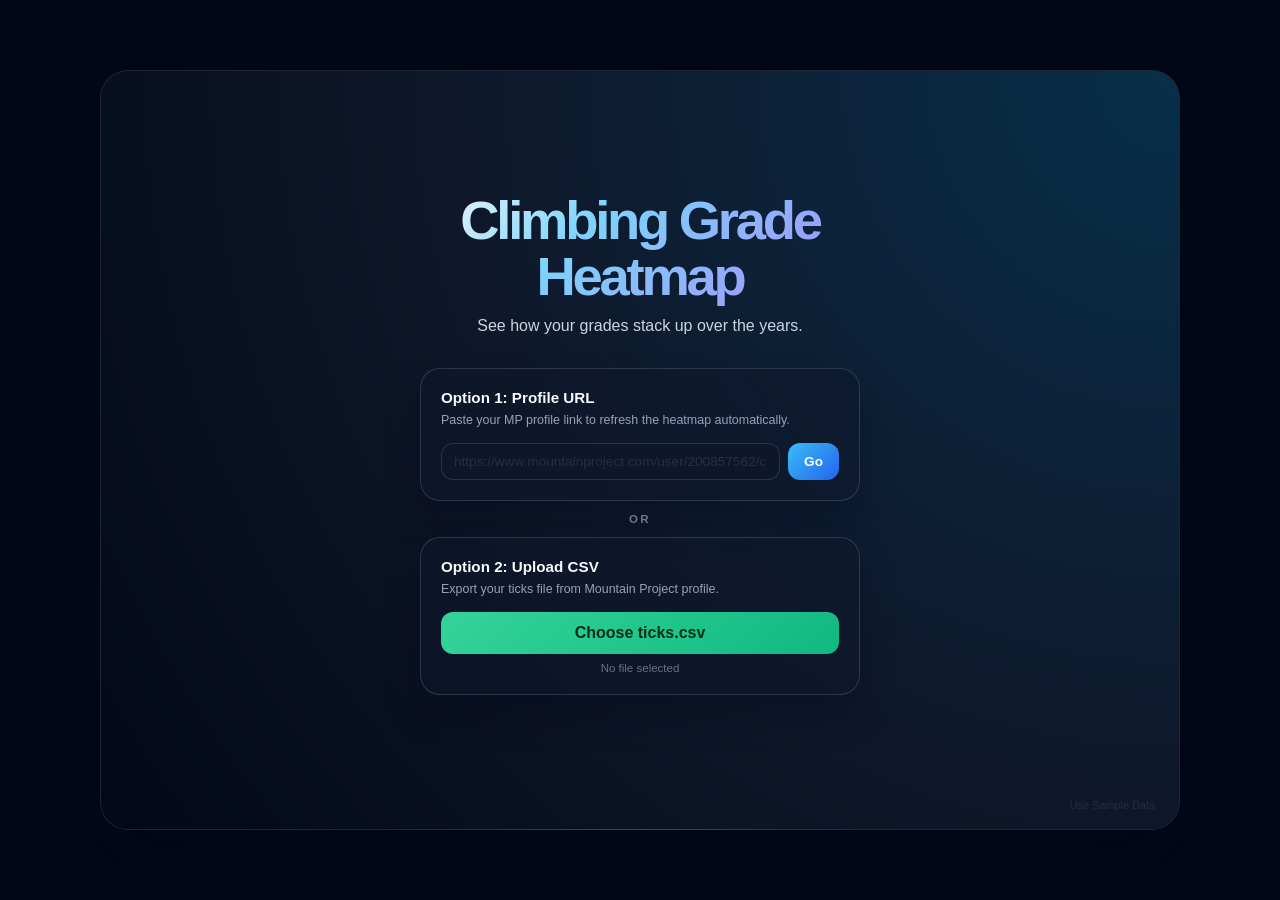
<file: heatmap.html>
<!DOCTYPE html>
<html lang="en">
<head>
    <meta charset="UTF-8">
    <meta name="viewport" content="width=device-width, initial-scale=1.0">
    <title>Climbing Grade Heatmap</title>
    <link rel="icon" type="image/svg+xml" href="favicon.svg">
    <link rel="stylesheet" href="css/heatmap.css">
</head>
<body>
    <div class="app-container">
        <div class="landing-screen active" id="landingScreen">
            <div class="landing-content">
                <h1 class="title">Climbing Grade Heatmap</h1>
                <p class="stat-label" style="margin-bottom: 30px;">See how your grades stack up over the years.</p>

                <div class="input-card">
                    <h3>Option 1: Profile URL</h3>
                    <p class="input-desc">Paste your MP profile link to refresh the heatmap automatically.</p>
                    <div class="input-group">
                        <input type="text" id="usernameInput" placeholder="https://www.mountainproject.com/user/200857562/chosslord-supreme">
                        <button class="action-btn-sm" id="fetchUserBtn">Go</button>
                    </div>
                </div>

                <div class="divider">OR</div>

                <div class="input-card">
                    <h3>Option 2: Upload CSV</h3>
                    <p class="input-desc">Export your ticks file from Mountain Project profile.</p>
                    <label class="file-btn" for="csvInput">Choose ticks.csv</label>
                    <input type="file" id="csvInput" accept=".csv" style="display: none;">
                    <span class="file-name" id="fileName">No file selected</span>
                </div>

                <button class="demo-btn" id="demoBtn">Use Sample Data</button>
            </div>
        </div>

        <main class="heatmap-screen" id="heatmapScreen" hidden>
            <header class="heatmap-header">
                <h1 id="heatmapTitle">Climbing Grade Heatmap</h1>
                <button id="resetBtn" class="ghost-btn" type="button">Use different data</button>
            </header>

            <fieldset class="tick-scope-toggle" id="tickScopeToggle">
                <legend>Tick status</legend>
                <label class="tick-scope-option">
                    <input type="radio" name="tickScope" value="all" aria-label="All ticks">
                    <span>All ticks</span>
                </label>
                <label class="tick-scope-option">
                    <input type="radio" name="tickScope" value="sends" checked aria-label="Sends only">
                    <span>Sends</span>
                </label>
            </fieldset>

            <div class="grade-family-toggle" id="gradeFamilyToggle" aria-label="Grade family toggle">
                <button class="grade-family-btn active" data-grade-family="all-roped" type="button">All Roped</button>
                <button class="grade-family-btn" data-grade-family="boulder" type="button">Boulder</button>
                <button class="grade-family-btn" data-grade-family="sport" type="button">Sport</button>
                <button class="grade-family-btn" data-grade-family="trad" type="button">Trad</button>
            </div>

            <div class="heatmap-panel">
                <div id="heatmapChart" class="heatmap-chart" aria-live="polite"></div>
            </div>

            <section class="summary-grid" id="summaryGrid"></section>
        </main>
    </div>

    <div class="cell-modal" id="cellModal" hidden>
        <div class="cell-modal-backdrop" data-modal-close="true"></div>
        <section class="cell-modal-dialog" role="dialog" aria-modal="true" aria-labelledby="cellModalTitle">
            <header class="cell-modal-header">
                <div>
                    <p class="subtitle" id="cellModalEyebrow">Heatmap cell</p>
                    <h2 id="cellModalTitle">Climbs</h2>
                </div>
                <button class="cell-modal-close" id="cellModalClose" type="button" aria-label="Close climb list">Close</button>
            </header>
            <div class="cell-modal-list" id="cellModalList"></div>
        </section>
    </div>

    <script src="js/shared.js"></script>
    <script src="js/heatmap.js"></script>
</body>
</html>
</file>
<file: css/heatmap.css>
* {
    box-sizing: border-box;
    margin: 0;
    padding: 0;
    font-family: -apple-system, BlinkMacSystemFont, "Segoe UI", Roboto, Helvetica, Arial, sans-serif;
}

html, body {
    width: 100%;
    min-height: 100%;
    background: #020817;
    color: #f8fafc;
}

body {
    min-height: 100vh;
    min-height: 100dvh;
    display: flex;
    justify-content: center;
    align-items: center;
    padding: 12px;
}

.app-container {
    position: relative;
    width: min(100%, 1080px);
    min-height: 760px;
    background: radial-gradient(circle at top, rgba(34, 211, 238, 0.26), transparent 28%), #020817;
    border: 1px solid rgba(148, 163, 184, 0.18);
    border-radius: 28px;
    overflow: hidden;
    box-shadow: 0 32px 80px rgba(2, 6, 23, 0.42), inset 0 1px 0 rgba(255,255,255,0.12);
}

.landing-screen {
    position: absolute;
    inset: 0;
    display: flex;
    justify-content: center;
    align-items: center;
    padding: 28px;
    background: radial-gradient(circle at top right, #082f49 0%, #0f172a 56%, #020817 100%);
    transition: opacity 0.35s ease, visibility 0.35s ease;
}

.landing-screen:not(.active) {
    opacity: 0;
    visibility: hidden;
    pointer-events: none;
}

.landing-content {
    width: min(100%, 440px);
    margin: 0 auto;
    text-align: center;
}

.title {
    font-size: clamp(2.2rem, 6vw, 3.4rem);
    line-height: 1.04;
    font-weight: 900;
    letter-spacing: -0.06em;
    margin-bottom: 8px;
    background: linear-gradient(135deg, #f8fafc 0%, #7dd3fc 36%, #a78bfa 100%);
    -webkit-background-clip: text;
    -webkit-text-fill-color: transparent;
}

.subtitle {
    font-size: 0.8rem;
    font-weight: 800;
    letter-spacing: 0.2em;
    text-transform: uppercase;
    color: #67e8f9;
    margin-bottom: 10px;
}

.stat-label {
    color: #cbd5e1;
    font-size: 1rem;
    line-height: 1.5;
}

.input-card {
    background: rgba(15, 23, 42, 0.5);
    border: 1px solid rgba(148, 163, 184, 0.24);
    border-radius: 20px;
    padding: 20px;
    margin-bottom: 12px;
    text-align: left;
    box-shadow: 0 20px 35px rgba(2, 6, 23, 0.28);
}

.input-card h3 {
    font-size: 0.95rem;
    font-weight: 800;
    margin-bottom: 5px;
}

.input-desc {
    color: #94a3b8;
    font-size: 0.78rem;
    line-height: 1.45;
    margin-bottom: 14px;
}

.input-group {
    display: flex;
    gap: 8px;
}

.input-group input {
    flex: 1;
    min-width: 0;
    background: rgba(15, 23, 42, 0.75);
    border: 1px solid rgba(148, 163, 184, 0.2);
    border-radius: 12px;
    padding: 10px 12px;
    color: #f8fafc;
    font-size: 0.85rem;
    outline: none;
}

.input-group input::placeholder {
    color: rgba(148, 163, 184, 0.18);
    opacity: 1;
}

.input-group input:focus {
    border-color: rgba(125, 211, 252, 0.9);
    box-shadow: 0 0 0 3px rgba(34, 211, 238, 0.18);
}

.action-btn-sm {
    appearance: none;
    border: none;
    border-radius: 12px;
    background: linear-gradient(135deg, #38bdf8 0%, #2563eb 100%);
    color: white;
    font-weight: 800;
    font-size: 0.85rem;
    padding: 0 16px;
    cursor: pointer;
}

.divider {
    font-size: 0.72rem;
    font-weight: 900;
    letter-spacing: 0.2em;
    text-transform: uppercase;
    color: rgba(148, 163, 184, 0.7);
    margin: 12px 0;
}

.file-btn {
    display: block;
    width: 100%;
    border-radius: 12px;
    text-align: center;
    background: linear-gradient(135deg, #34d399 0%, #10b981 100%);
    color: #052e16;
    font-weight: 800;
    padding: 12px;
    cursor: pointer;
    transition: transform 0.2s ease;
}

.file-btn:hover {
    transform: translateY(-1px);
}

.file-name {
    display: block;
    margin-top: 8px;
    color: #64748b;
    font-size: 0.72rem;
    text-align: center;
    white-space: nowrap;
    overflow: hidden;
    text-overflow: ellipsis;
}

.demo-btn {
    position: absolute;
    right: 24px;
    bottom: 18px;
    background: transparent;
    border: none;
    color: rgba(148, 163, 184, 0.16);
    cursor: pointer;
    font-size: 0.68rem;
    transition: color 0.2s ease;
}

.demo-btn:hover {
    color: rgba(148, 163, 184, 0.42);
}

.heatmap-screen {
    width: 100%;
    min-height: 760px;
    display: flex;
    flex-direction: column;
    padding: 24px clamp(16px, 3vw, 28px) 28px;
    background: linear-gradient(180deg, rgba(15, 23, 42, 0.8), rgba(2, 6, 23, 0.96));
}

.heatmap-screen[hidden] {
    display: none;
}

.heatmap-header {
    text-align: center;
    margin-bottom: 14px;
}

.heatmap-header h1 {
    font-size: clamp(2rem, 5vw, 3.1rem);
    line-height: 1.08;
    font-weight: 900;
    letter-spacing: -0.06em;
    background: linear-gradient(135deg, #ffffff 0%, #a5f3fc 40%, #c4b5fd 100%);
    -webkit-background-clip: text;
    -webkit-text-fill-color: transparent;
}

#heatmapSummaryText {
    margin-top: 8px;
    color: #cbd5e1;
    font-size: 0.96rem;
}

.ghost-btn {
    margin-top: 18px;
    padding: 10px 18px;
    border-radius: 999px;
    border: 1px solid rgba(148, 163, 184, 0.32);
    background: rgba(15, 23, 42, 0.35);
    color: #e2e8f0;
    font-weight: 700;
    cursor: pointer;
}

.tick-scope-toggle {
    display: flex;
    justify-content: center;
    width: fit-content;
    margin: 0 auto 10px;
    padding: 3px;
    border: 1px solid rgba(148, 163, 184, 0.24);
    border-radius: 999px;
    background: rgba(15, 23, 42, 0.5);
}

.tick-scope-toggle legend {
    position: absolute;
    width: 1px;
    height: 1px;
    overflow: hidden;
    clip: rect(0, 0, 0, 0);
    white-space: nowrap;
}

.tick-scope-option {
    position: relative;
    cursor: pointer;
}

.tick-scope-option input {
    position: absolute;
    opacity: 0;
    pointer-events: none;
}

.tick-scope-option span {
    display: block;
    border-radius: 999px;
    padding: 7px 13px;
    color: #94a3b8;
    font-size: 0.68rem;
    font-weight: 800;
    letter-spacing: 0.08em;
    text-transform: uppercase;
    transition: background 0.2s ease, color 0.2s ease, box-shadow 0.2s ease;
}

.tick-scope-option input:checked + span {
    background: linear-gradient(135deg, rgba(56, 189, 248, 0.28), rgba(167, 139, 250, 0.28));
    color: #f8fafc;
    box-shadow: 0 0 0 1px rgba(125, 211, 252, 0.5), inset 0 1px 0 rgba(255,255,255,0.16);
}

.tick-scope-option input:focus-visible + span {
    outline: 2px solid #a5f3fc;
    outline-offset: 2px;
}

.grade-family-toggle {
    display: flex;
    justify-content: center;
    flex-wrap: wrap;
    gap: 8px;
    margin: 0 auto 18px;
    width: min(100%, 660px);
}

.grade-family-btn {
    appearance: none;
    border: 1px solid rgba(148, 163, 184, 0.24);
    background: rgba(15, 23, 42, 0.5);
    color: #cbd5e1;
    font-weight: 800;
    font-size: 0.7rem;
    letter-spacing: 0.08em;
    text-transform: uppercase;
    border-radius: 999px;
    padding: 9px 14px;
    cursor: pointer;
    transition: all 0.2s ease;
}

.grade-family-btn:hover,
.grade-family-btn:focus-visible {
    border-color: rgba(125, 211, 252, 0.7);
    color: #e0f2fe;
}

.grade-family-btn.active {
    background: linear-gradient(135deg, rgba(56, 189, 248, 0.28), rgba(167, 139, 250, 0.28));
    border-color: rgba(125, 211, 252, 0.8);
    color: #f8fafc;
    box-shadow: 0 0 0 1px rgba(125, 211, 252, 0.28), inset 0 1px 0 rgba(255,255,255,0.16);
}

.heatmap-panel {
    width: 100%;
    overflow-x: auto;
    background: rgba(15, 23, 42, 0.4);
    border: 1px solid rgba(148, 163, 184, 0.22);
    border-radius: 20px;
    padding: 0;
    box-shadow: inset 0 1px 0 rgba(255,255,255,0.08);
}

.heatmap-chart {
    display: grid;
    gap: 0;
    min-width: 0;
    padding: 0;
}

.heatmap-row {
    display: contents;
}

.heatmap-label,
.heatmap-year,
.heatmap-cell {
    display: flex;
    align-items: center;
    justify-content: center;
    min-height: 14px;
    height: 14px;
    border-radius: 0;
    border: none;
    padding: 0;
    text-align: center;
    font-size: 0.66rem;
    line-height: 1;
}

.heatmap-label {
    justify-content: flex-start;
    padding-left: 5px;
    color: #e2e8f0;
    font-weight: 700;
    background: rgba(15, 23, 42, 0.18);
}

.heatmap-year {
    color: #cbd5e1;
    font-weight: 800;
    background: rgba(15, 23, 42, 0.12);
    font-size: 0.58rem;
}

.heatmap-cell {
    background: rgba(148, 163, 184, 0.08);
    color: rgba(248, 250, 252, 0.8);
    font-weight: 700;
    transition: transform 0.2s ease;
}

.heatmap-cell[role="button"] {
    cursor: pointer;
}

.heatmap-cell[role="button"]:hover,
.heatmap-cell[role="button"]:focus-visible {
    transform: translateY(-1px);
    outline: 1px solid #f8fafc;
    outline-offset: -1px;
}

.heatmap-cell.empty {
    opacity: 0.4;
}

body.modal-open {
    overflow: hidden;
}

.cell-modal[hidden] {
    display: none;
}

.cell-modal {
    position: fixed;
    z-index: 10;
    inset: 0;
    display: grid;
    place-items: center;
    padding: 20px;
}

.cell-modal-backdrop {
    position: absolute;
    inset: 0;
    background: rgba(2, 6, 23, 0.76);
    backdrop-filter: blur(6px);
}

.cell-modal-dialog {
    position: relative;
    width: min(100%, 520px);
    max-height: min(74dvh, 620px);
    overflow: hidden;
    border: 1px solid rgba(125, 211, 252, 0.38);
    border-radius: 14px;
    background: #0f172a;
    box-shadow: 0 28px 80px rgba(0, 0, 0, 0.56);
}

.cell-modal-header {
    display: flex;
    align-items: flex-start;
    justify-content: space-between;
    gap: 16px;
    padding: 20px 22px 16px;
    border-bottom: 1px solid rgba(148, 163, 184, 0.16);
}

.cell-modal-header .subtitle {
    margin-bottom: 5px;
}

.cell-modal-header h2 {
    font-size: 1.35rem;
    line-height: 1.1;
}

.cell-modal-close {
    border: 1px solid rgba(148, 163, 184, 0.3);
    border-radius: 6px;
    padding: 6px 9px;
    background: rgba(15, 23, 42, 0.55);
    color: #e2e8f0;
    cursor: pointer;
    font-size: 0.72rem;
    font-weight: 800;
}

.cell-modal-list {
    max-height: calc(min(74dvh, 620px) - 106px);
    overflow-y: auto;
}

.cell-modal-item {
    display: grid;
    grid-template-columns: minmax(0, 1fr) auto;
    column-gap: 16px;
    padding: 14px 22px;
    border-bottom: 1px solid rgba(148, 163, 184, 0.12);
}

.cell-modal-item:last-child {
    border-bottom: none;
}

.cell-modal-area {
    grid-column: 1 / -1;
    margin-bottom: 4px;
    color: #67e8f9;
    font-size: 0.68rem;
    font-weight: 800;
    letter-spacing: 0.08em;
    text-transform: uppercase;
}

.cell-modal-item h3 {
    min-width: 0;
    overflow-wrap: anywhere;
    font-size: 0.94rem;
    line-height: 1.25;
}

.cell-modal-grade {
    align-self: center;
    color: #f8fafc;
    font-size: 0.82rem;
    font-weight: 800;
}

.summary-grid {
    display: grid;
    grid-template-columns: repeat(auto-fit, minmax(180px, 1fr));
    gap: 14px;
    margin-top: 20px;
}

.summary-card {
    background: rgba(15, 23, 42, 0.4);
    border: 1px solid rgba(148, 163, 184, 0.22);
    border-radius: 16px;
    padding: 16px 18px;
}

.summary-card .label {
    color: #94a3b8;
    font-size: 0.72rem;
    letter-spacing: 0.14em;
    text-transform: uppercase;
    margin-bottom: 8px;
}

.summary-card .value {
    font-size: clamp(1.2rem, 3vw, 2rem);
    font-weight: 900;
    letter-spacing: -0.04em;
}

@media (max-width: 640px) {
    .app-container {
        min-height: 92vh;
        border-radius: 20px;
    }

    .heatmap-screen {
        min-height: 92vh;
    }

    .heatmap-panel {
        padding-inline: 8px;
    }
}
</file>
